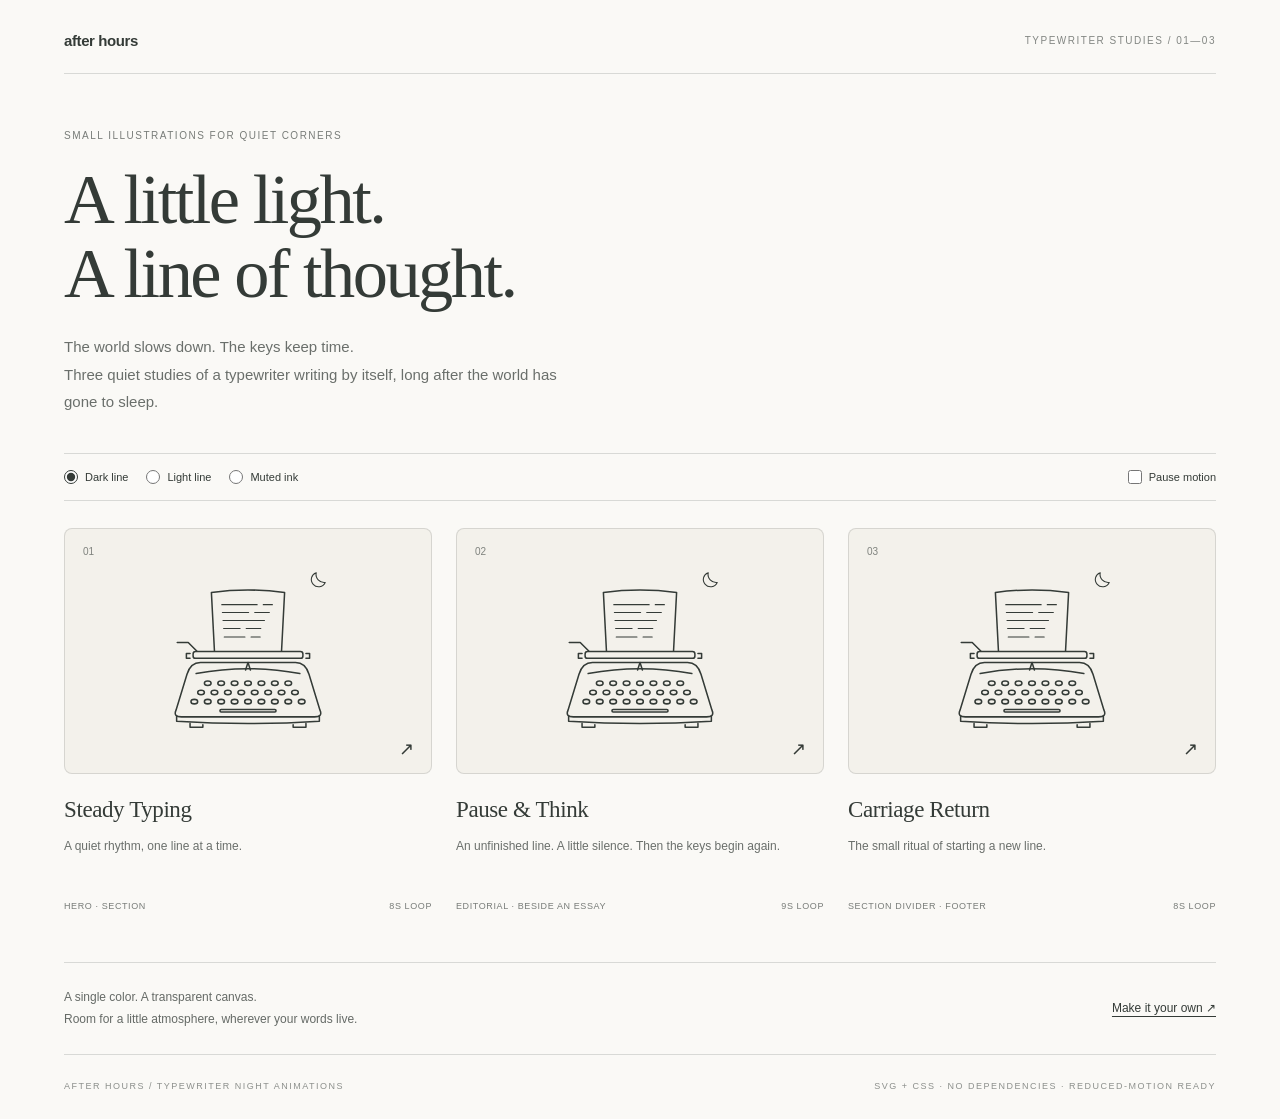
<file: index.html>
<!doctype html>
<html lang="en"><head><meta charset="utf-8"><meta name="viewport" content="width=device-width,initial-scale=1"><title>A little light, a line of thought · After hours</title><meta name="description" content="Minimal reusable SVG illustrations of a self-typing typewriter at night."><link rel="stylesheet" href="gallery.css"></head>
<body class="twd-page"><main class="twd-wrap"><header class="twd-top"><a class="twd-brand" href="index.html">after hours</a><span class="twd-edition">Typewriter studies / 01—03</span></header><section class="twd-intro"><p class="twd-eyebrow">Small illustrations for quiet corners</p><h1>A little light.<br>A line of thought.</h1><p>The world slows down. The keys keep time.<br>Three quiet studies of a typewriter writing by itself, long after the world has gone to sleep.</p></section><div class="twd-toolbar"><fieldset class="twd-colors"><legend>Illustration color</legend><label><input type="radio" name="color" checked> Dark line</label><label><input class="twd-light" type="radio" name="color"> Light line</label><label><input class="twd-muted" type="radio" name="color"> Muted ink</label></fieldset><label><input class="twd-pause" type="checkbox"> Pause motion</label></div><section class="twd-grid" aria-label="Three nighttime writing animations"><article class="twd-card"><a class="twd-preview" href="01-steady-typing/index.html" aria-label="Open Steady Typing"><span class="twd-number">01</span><figure class="typewriter-animation twn-steady" role="img" aria-label="A front-facing typewriter quietly types by itself beneath a crescent moon, with visible paper and gently moving keys.">
  <svg xmlns="http://www.w3.org/2000/svg" width="600" height="400" viewBox="0 0 600 400" aria-hidden="true" focusable="false">
    <g class="twn-lines" fill="none" stroke="currentColor">
      <path class="twn-moon" transform="translate(414 80) scale(.7) translate(-414 -80)" d="M411 68 A17 17 0 1 0 432 91 A19 19 0 0 1 411 68Z"/>
      <!-- Front view: the page rises above the roller and full keyboard. -->
      <g class="twn-machine">
        <g class="twn-carriage">
          <g class="twn-paper">
            <path d="M245 200 L240 104 Q300 96 360 104 L355 200"/>
            <path d="M257 124 H315 M325 124 H340 M258 137 H301 M311 137 H335 M259 150 H327" stroke-width="1.8"/>
            <path class="twn-ink twn-ink-1" pathLength="1" d="M260 163 H287" stroke-width="1.8"/>
            <path class="twn-ink twn-ink-2" pathLength="1" d="M297 163 H321" stroke-width="1.8"/>
            <path class="twn-ink twn-ink-3" pathLength="1" d="M261 177 H295" stroke-width="1.8"/>
            <path class="twn-ink twn-ink-4" pathLength="1" d="M305 177 H320" stroke-width="1.8"/>
          </g>
          <rect x="210" y="201" width="180" height="11" rx="4"/>
          <path d="M205 204 H199 V212 H205 M395 204 H401 V212 H395"/>
          <path class="twn-lever" d="M216 200 L202 186 H184"/>
        </g>
        <path d="M222 219 H378 Q394 219 400 238 L418 297 Q423 308 409 308 H191 Q177 308 182 297 L200 238 Q206 219 222 219Z"/>
        <path d="M215 237 Q300 221 385 237 M183 307 V315 Q300 323 417 315 V307 M205 319 V325 H226 V321 M374 321 V325 H395 V319"/>
        <path class="twn-typebar" d="M296 231 L300 219 L304 231"/>
        <!-- A few independent keys suggest quiet, irregular typing. -->
        <ellipse cx="234" cy="253" rx="5.5" ry="3.7"/>
        <ellipse cx="256" cy="253" rx="5.5" ry="3.7"/>
        <ellipse class="twn-key-a" cx="278" cy="253" rx="5.5" ry="3.7"/>
        <ellipse cx="300" cy="253" rx="5.5" ry="3.7"/>
        <ellipse cx="322" cy="253" rx="5.5" ry="3.7"/>
        <ellipse cx="344" cy="253" rx="5.5" ry="3.7"/>
        <ellipse cx="366" cy="253" rx="5.5" ry="3.7"/>
        <ellipse cx="223" cy="268" rx="5.5" ry="3.7"/>
        <ellipse cx="245" cy="268" rx="5.5" ry="3.7"/>
        <ellipse cx="267" cy="268" rx="5.5" ry="3.7"/>
        <ellipse cx="289" cy="268" rx="5.5" ry="3.7"/>
        <ellipse cx="311" cy="268" rx="5.5" ry="3.7"/>
        <ellipse class="twn-key-b" cx="333" cy="268" rx="5.5" ry="3.7"/>
        <ellipse cx="355" cy="268" rx="5.5" ry="3.7"/>
        <ellipse cx="377" cy="268" rx="5.5" ry="3.7"/>
        <ellipse cx="212" cy="283" rx="5.5" ry="3.7"/>
        <ellipse cx="234" cy="283" rx="5.5" ry="3.7"/>
        <ellipse cx="256" cy="283" rx="5.5" ry="3.7"/>
        <ellipse cx="278" cy="283" rx="5.5" ry="3.7"/>
        <ellipse cx="300" cy="283" rx="5.5" ry="3.7"/>
        <ellipse cx="322" cy="283" rx="5.5" ry="3.7"/>
        <ellipse class="twn-key-a" cx="344" cy="283" rx="5.5" ry="3.7"/>
        <ellipse cx="366" cy="283" rx="5.5" ry="3.7"/>
        <ellipse cx="388" cy="283" rx="5.5" ry="3.7"/>
        <rect x="254" y="296" width="92" height="4" rx="2"/>
      </g>
    </g>
  </svg>
</figure><span class="twd-arrow" aria-hidden="true">↗</span></a><h2><a href="01-steady-typing/index.html">Steady Typing</a></h2><p>A quiet rhythm, one line at a time.</p><div class="twd-meta"><span>Hero · section</span><span>8s loop</span></div></article>
<article class="twd-card"><a class="twd-preview" href="02-pause-and-think/index.html" aria-label="Open Pause & Think"><span class="twd-number">02</span><figure class="typewriter-animation twn-think" role="img" aria-label="A front-facing typewriter writes by itself, pauses over an unfinished line, and quietly resumes.">
  <svg xmlns="http://www.w3.org/2000/svg" width="600" height="400" viewBox="0 0 600 400" aria-hidden="true" focusable="false">
    <g class="twn-lines" fill="none" stroke="currentColor">
      <path class="twn-moon" transform="translate(414 80) scale(.7) translate(-414 -80)" d="M411 68 A17 17 0 1 0 432 91 A19 19 0 0 1 411 68Z"/>
      <!-- Front view: the page rises above the roller and full keyboard. -->
      <g class="twn-machine">
        <g class="twn-carriage">
          <g class="twn-paper">
            <path d="M245 200 L240 104 Q300 96 360 104 L355 200"/>
            <path d="M257 124 H315 M325 124 H340 M258 137 H301 M311 137 H335 M259 150 H327" stroke-width="1.8"/>
            <path class="twn-ink twn-ink-1" pathLength="1" d="M260 163 H287" stroke-width="1.8"/>
            <path class="twn-ink twn-ink-2" pathLength="1" d="M297 163 H321" stroke-width="1.8"/>
            <path class="twn-ink twn-ink-3" pathLength="1" d="M261 177 H295" stroke-width="1.8"/>
            <path class="twn-ink twn-ink-4" pathLength="1" d="M305 177 H320" stroke-width="1.8"/>
          </g>
          <rect x="210" y="201" width="180" height="11" rx="4"/>
          <path d="M205 204 H199 V212 H205 M395 204 H401 V212 H395"/>
          <path class="twn-lever" d="M216 200 L202 186 H184"/>
        </g>
        <path d="M222 219 H378 Q394 219 400 238 L418 297 Q423 308 409 308 H191 Q177 308 182 297 L200 238 Q206 219 222 219Z"/>
        <path d="M215 237 Q300 221 385 237 M183 307 V315 Q300 323 417 315 V307 M205 319 V325 H226 V321 M374 321 V325 H395 V319"/>
        <path class="twn-typebar" d="M296 231 L300 219 L304 231"/>
        <!-- A few independent keys suggest quiet, irregular typing. -->
        <ellipse cx="234" cy="253" rx="5.5" ry="3.7"/>
        <ellipse cx="256" cy="253" rx="5.5" ry="3.7"/>
        <ellipse class="twn-key-a" cx="278" cy="253" rx="5.5" ry="3.7"/>
        <ellipse cx="300" cy="253" rx="5.5" ry="3.7"/>
        <ellipse cx="322" cy="253" rx="5.5" ry="3.7"/>
        <ellipse cx="344" cy="253" rx="5.5" ry="3.7"/>
        <ellipse cx="366" cy="253" rx="5.5" ry="3.7"/>
        <ellipse cx="223" cy="268" rx="5.5" ry="3.7"/>
        <ellipse cx="245" cy="268" rx="5.5" ry="3.7"/>
        <ellipse cx="267" cy="268" rx="5.5" ry="3.7"/>
        <ellipse cx="289" cy="268" rx="5.5" ry="3.7"/>
        <ellipse cx="311" cy="268" rx="5.5" ry="3.7"/>
        <ellipse class="twn-key-b" cx="333" cy="268" rx="5.5" ry="3.7"/>
        <ellipse cx="355" cy="268" rx="5.5" ry="3.7"/>
        <ellipse cx="377" cy="268" rx="5.5" ry="3.7"/>
        <ellipse cx="212" cy="283" rx="5.5" ry="3.7"/>
        <ellipse cx="234" cy="283" rx="5.5" ry="3.7"/>
        <ellipse cx="256" cy="283" rx="5.5" ry="3.7"/>
        <ellipse cx="278" cy="283" rx="5.5" ry="3.7"/>
        <ellipse cx="300" cy="283" rx="5.5" ry="3.7"/>
        <ellipse cx="322" cy="283" rx="5.5" ry="3.7"/>
        <ellipse class="twn-key-a" cx="344" cy="283" rx="5.5" ry="3.7"/>
        <ellipse cx="366" cy="283" rx="5.5" ry="3.7"/>
        <ellipse cx="388" cy="283" rx="5.5" ry="3.7"/>
        <rect x="254" y="296" width="92" height="4" rx="2"/>
      </g>
    </g>
  </svg>
</figure><span class="twd-arrow" aria-hidden="true">↗</span></a><h2><a href="02-pause-and-think/index.html">Pause & Think</a></h2><p>An unfinished line. A little silence. Then the keys begin again.</p><div class="twd-meta"><span>Editorial · beside an essay</span><span>9s loop</span></div></article>
<article class="twd-card"><a class="twd-preview" href="03-carriage-return-loop/index.html" aria-label="Open Carriage Return"><span class="twd-number">03</span><figure class="typewriter-animation twn-return" role="img" aria-label="A front-facing typewriter types by itself, returns its paper carriage, and begins another quiet line.">
  <svg xmlns="http://www.w3.org/2000/svg" width="600" height="400" viewBox="0 0 600 400" aria-hidden="true" focusable="false">
    <g class="twn-lines" fill="none" stroke="currentColor">
      <path class="twn-moon" transform="translate(414 80) scale(.7) translate(-414 -80)" d="M411 68 A17 17 0 1 0 432 91 A19 19 0 0 1 411 68Z"/>
      <!-- Front view: the page rises above the roller and full keyboard. -->
      <g class="twn-machine">
        <g class="twn-carriage">
          <g class="twn-paper">
            <path d="M245 200 L240 104 Q300 96 360 104 L355 200"/>
            <path d="M257 124 H315 M325 124 H340 M258 137 H301 M311 137 H335 M259 150 H327" stroke-width="1.8"/>
            <path class="twn-ink twn-ink-1" pathLength="1" d="M260 163 H287" stroke-width="1.8"/>
            <path class="twn-ink twn-ink-2" pathLength="1" d="M297 163 H321" stroke-width="1.8"/>
            <path class="twn-ink twn-ink-3" pathLength="1" d="M261 177 H295" stroke-width="1.8"/>
            <path class="twn-ink twn-ink-4" pathLength="1" d="M305 177 H320" stroke-width="1.8"/>
          </g>
          <rect x="210" y="201" width="180" height="11" rx="4"/>
          <path d="M205 204 H199 V212 H205 M395 204 H401 V212 H395"/>
          <path class="twn-lever" d="M216 200 L202 186 H184"/>
        </g>
        <path d="M222 219 H378 Q394 219 400 238 L418 297 Q423 308 409 308 H191 Q177 308 182 297 L200 238 Q206 219 222 219Z"/>
        <path d="M215 237 Q300 221 385 237 M183 307 V315 Q300 323 417 315 V307 M205 319 V325 H226 V321 M374 321 V325 H395 V319"/>
        <path class="twn-typebar" d="M296 231 L300 219 L304 231"/>
        <!-- A few independent keys suggest quiet, irregular typing. -->
        <ellipse cx="234" cy="253" rx="5.5" ry="3.7"/>
        <ellipse cx="256" cy="253" rx="5.5" ry="3.7"/>
        <ellipse class="twn-key-a" cx="278" cy="253" rx="5.5" ry="3.7"/>
        <ellipse cx="300" cy="253" rx="5.5" ry="3.7"/>
        <ellipse cx="322" cy="253" rx="5.5" ry="3.7"/>
        <ellipse cx="344" cy="253" rx="5.5" ry="3.7"/>
        <ellipse cx="366" cy="253" rx="5.5" ry="3.7"/>
        <ellipse cx="223" cy="268" rx="5.5" ry="3.7"/>
        <ellipse cx="245" cy="268" rx="5.5" ry="3.7"/>
        <ellipse cx="267" cy="268" rx="5.5" ry="3.7"/>
        <ellipse cx="289" cy="268" rx="5.5" ry="3.7"/>
        <ellipse cx="311" cy="268" rx="5.5" ry="3.7"/>
        <ellipse class="twn-key-b" cx="333" cy="268" rx="5.5" ry="3.7"/>
        <ellipse cx="355" cy="268" rx="5.5" ry="3.7"/>
        <ellipse cx="377" cy="268" rx="5.5" ry="3.7"/>
        <ellipse cx="212" cy="283" rx="5.5" ry="3.7"/>
        <ellipse cx="234" cy="283" rx="5.5" ry="3.7"/>
        <ellipse cx="256" cy="283" rx="5.5" ry="3.7"/>
        <ellipse cx="278" cy="283" rx="5.5" ry="3.7"/>
        <ellipse cx="300" cy="283" rx="5.5" ry="3.7"/>
        <ellipse cx="322" cy="283" rx="5.5" ry="3.7"/>
        <ellipse class="twn-key-a" cx="344" cy="283" rx="5.5" ry="3.7"/>
        <ellipse cx="366" cy="283" rx="5.5" ry="3.7"/>
        <ellipse cx="388" cy="283" rx="5.5" ry="3.7"/>
        <rect x="254" y="296" width="92" height="4" rx="2"/>
      </g>
    </g>
  </svg>
</figure><span class="twd-arrow" aria-hidden="true">↗</span></a><h2><a href="03-carriage-return-loop/index.html">Carriage Return</a></h2><p>The small ritual of starting a new line.</p><div class="twd-meta"><span>Section divider · footer</span><span>8s loop</span></div></article></section><aside class="twd-note"><p>A single color. A transparent canvas.<br>Room for a little atmosphere, wherever your words live.</p><a href="README.md">Make it your own ↗</a></aside><footer class="twd-foot"><span>After hours / Typewriter night animations</span><span>SVG + CSS · No dependencies · Reduced-motion ready</span></footer></main></body></html>
</file>
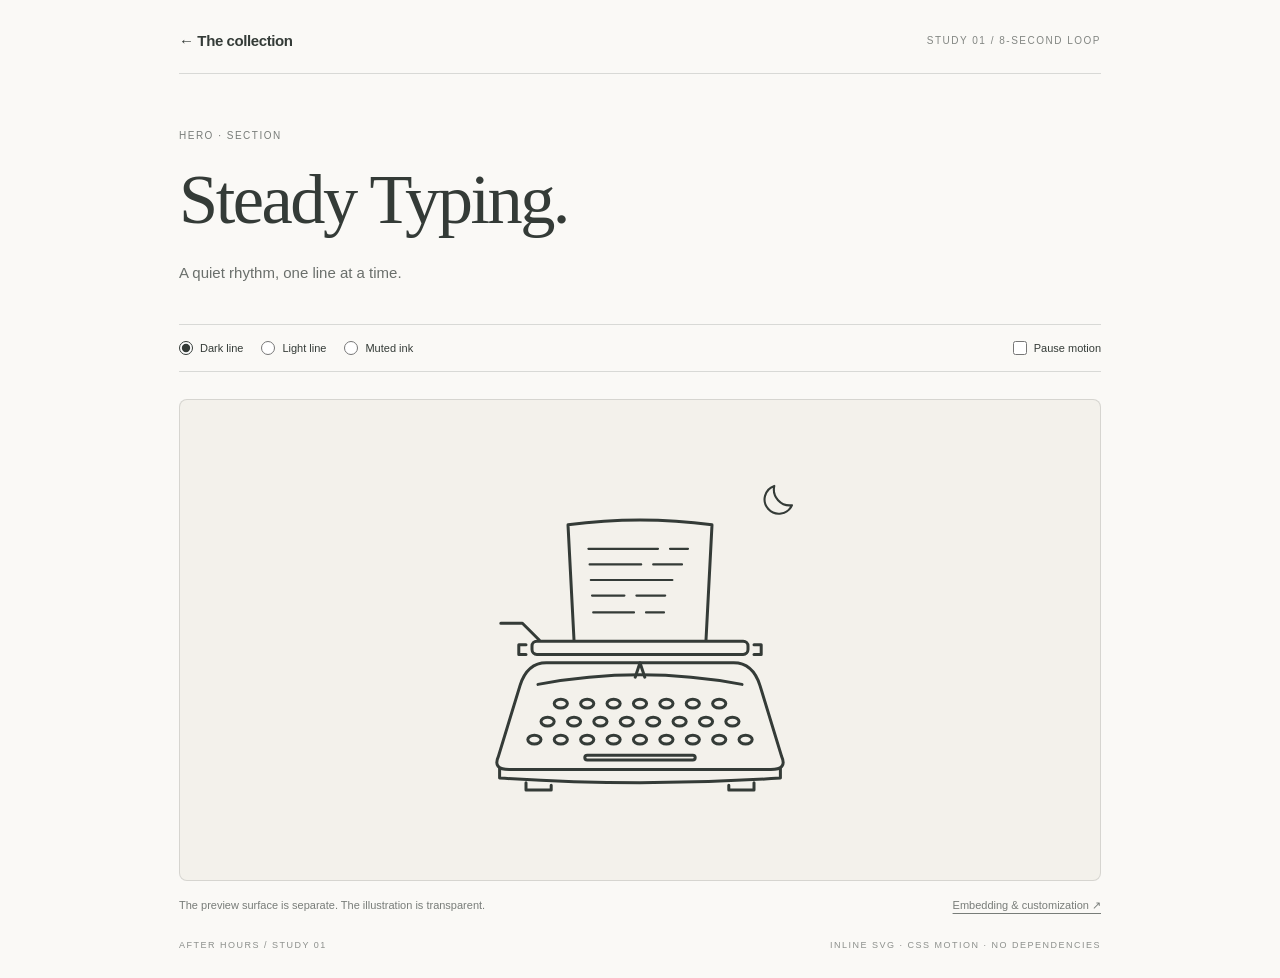
<file: 01-steady-typing/index.html>
<!doctype html>
<html lang="en"><head><meta charset="utf-8"><meta name="viewport" content="width=device-width,initial-scale=1"><title>Steady Typing · After hours</title><meta name="description" content="Minimal reusable SVG illustrations of a self-typing typewriter at night."><link rel="stylesheet" href="style.css"></head>
<body class="twd-page"><main class="twd-wrap twd-detail"><header class="twd-top"><a class="twd-brand" href="../index.html">← The collection</a><span class="twd-edition">Study 01 / 8-second loop</span></header><section class="twd-intro"><p class="twd-eyebrow">Hero · section</p><h1>Steady Typing.</h1><p>A quiet rhythm, one line at a time.</p></section><div class="twd-toolbar"><fieldset class="twd-colors"><legend>Illustration color</legend><label><input type="radio" name="color" checked> Dark line</label><label><input class="twd-light" type="radio" name="color"> Light line</label><label><input class="twd-muted" type="radio" name="color"> Muted ink</label></fieldset><label><input class="twd-pause" type="checkbox"> Pause motion</label></div><div class="twd-preview twd-stage"><figure class="typewriter-animation twn-steady" role="img" aria-label="A front-facing typewriter quietly types by itself beneath a crescent moon, with visible paper and gently moving keys.">
  <svg xmlns="http://www.w3.org/2000/svg" width="600" height="400" viewBox="0 0 600 400" aria-hidden="true" focusable="false">
    <g class="twn-lines" fill="none" stroke="currentColor">
      <path class="twn-moon" transform="translate(414 80) scale(.7) translate(-414 -80)" d="M411 68 A17 17 0 1 0 432 91 A19 19 0 0 1 411 68Z"/>
      <!-- Front view: the page rises above the roller and full keyboard. -->
      <g class="twn-machine">
        <g class="twn-carriage">
          <g class="twn-paper">
            <path d="M245 200 L240 104 Q300 96 360 104 L355 200"/>
            <path d="M257 124 H315 M325 124 H340 M258 137 H301 M311 137 H335 M259 150 H327" stroke-width="1.8"/>
            <path class="twn-ink twn-ink-1" pathLength="1" d="M260 163 H287" stroke-width="1.8"/>
            <path class="twn-ink twn-ink-2" pathLength="1" d="M297 163 H321" stroke-width="1.8"/>
            <path class="twn-ink twn-ink-3" pathLength="1" d="M261 177 H295" stroke-width="1.8"/>
            <path class="twn-ink twn-ink-4" pathLength="1" d="M305 177 H320" stroke-width="1.8"/>
          </g>
          <rect x="210" y="201" width="180" height="11" rx="4"/>
          <path d="M205 204 H199 V212 H205 M395 204 H401 V212 H395"/>
          <path class="twn-lever" d="M216 200 L202 186 H184"/>
        </g>
        <path d="M222 219 H378 Q394 219 400 238 L418 297 Q423 308 409 308 H191 Q177 308 182 297 L200 238 Q206 219 222 219Z"/>
        <path d="M215 237 Q300 221 385 237 M183 307 V315 Q300 323 417 315 V307 M205 319 V325 H226 V321 M374 321 V325 H395 V319"/>
        <path class="twn-typebar" d="M296 231 L300 219 L304 231"/>
        <!-- A few independent keys suggest quiet, irregular typing. -->
        <ellipse cx="234" cy="253" rx="5.5" ry="3.7"/>
        <ellipse cx="256" cy="253" rx="5.5" ry="3.7"/>
        <ellipse class="twn-key-a" cx="278" cy="253" rx="5.5" ry="3.7"/>
        <ellipse cx="300" cy="253" rx="5.5" ry="3.7"/>
        <ellipse cx="322" cy="253" rx="5.5" ry="3.7"/>
        <ellipse cx="344" cy="253" rx="5.5" ry="3.7"/>
        <ellipse cx="366" cy="253" rx="5.5" ry="3.7"/>
        <ellipse cx="223" cy="268" rx="5.5" ry="3.7"/>
        <ellipse cx="245" cy="268" rx="5.5" ry="3.7"/>
        <ellipse cx="267" cy="268" rx="5.5" ry="3.7"/>
        <ellipse cx="289" cy="268" rx="5.5" ry="3.7"/>
        <ellipse cx="311" cy="268" rx="5.5" ry="3.7"/>
        <ellipse class="twn-key-b" cx="333" cy="268" rx="5.5" ry="3.7"/>
        <ellipse cx="355" cy="268" rx="5.5" ry="3.7"/>
        <ellipse cx="377" cy="268" rx="5.5" ry="3.7"/>
        <ellipse cx="212" cy="283" rx="5.5" ry="3.7"/>
        <ellipse cx="234" cy="283" rx="5.5" ry="3.7"/>
        <ellipse cx="256" cy="283" rx="5.5" ry="3.7"/>
        <ellipse cx="278" cy="283" rx="5.5" ry="3.7"/>
        <ellipse cx="300" cy="283" rx="5.5" ry="3.7"/>
        <ellipse cx="322" cy="283" rx="5.5" ry="3.7"/>
        <ellipse class="twn-key-a" cx="344" cy="283" rx="5.5" ry="3.7"/>
        <ellipse cx="366" cy="283" rx="5.5" ry="3.7"/>
        <ellipse cx="388" cy="283" rx="5.5" ry="3.7"/>
        <rect x="254" y="296" width="92" height="4" rx="2"/>
      </g>
    </g>
  </svg>
</figure></div><div class="twd-caption"><span>The preview surface is separate. The illustration is transparent.</span><a href="README.md">Embedding & customization ↗</a></div><footer class="twd-foot"><span>After hours / Study 01</span><span>Inline SVG · CSS motion · No dependencies</span></footer></main></body></html>
</file>
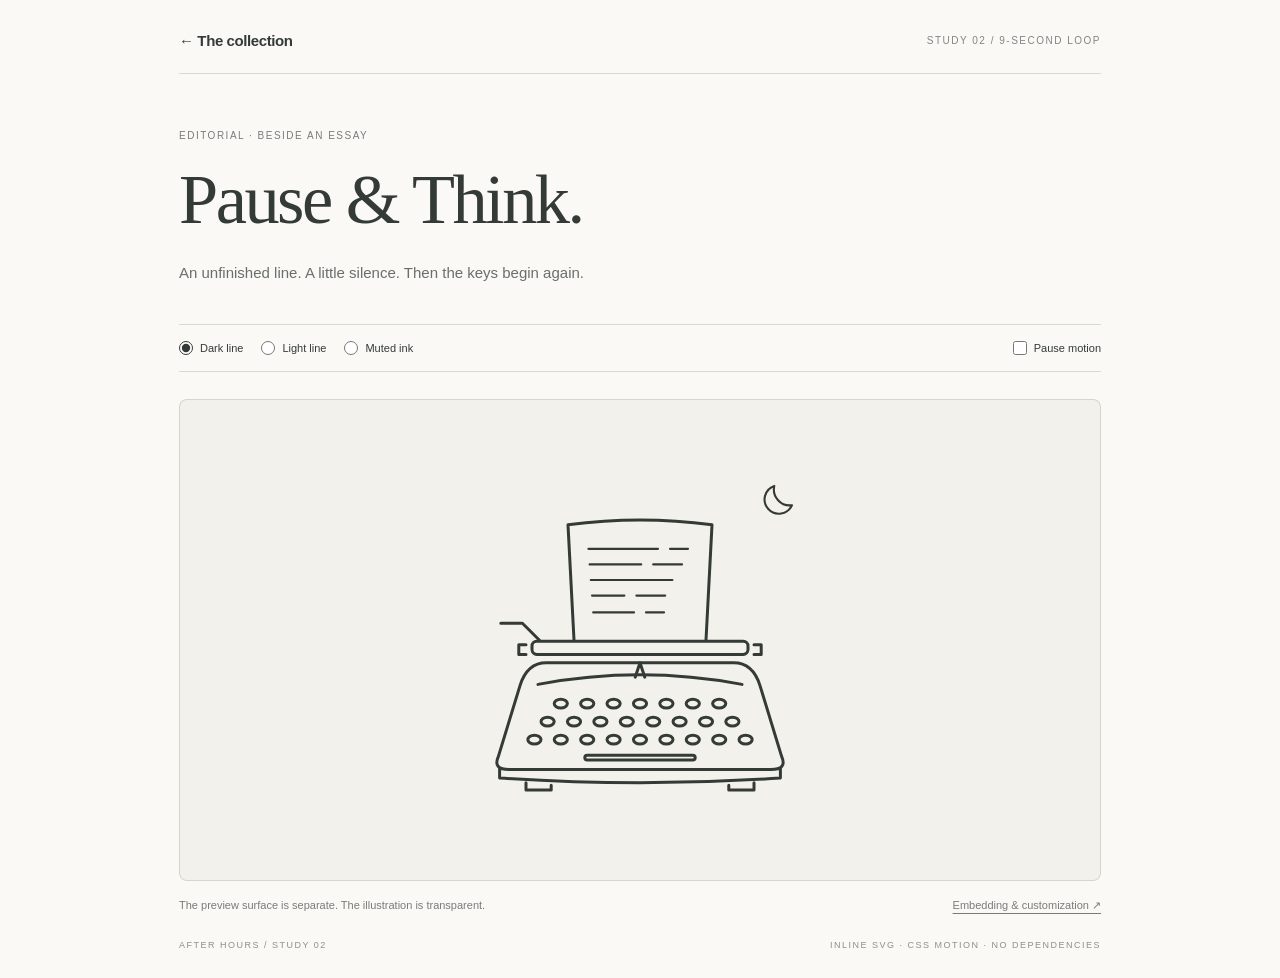
<file: 02-pause-and-think/index.html>
<!doctype html>
<html lang="en"><head><meta charset="utf-8"><meta name="viewport" content="width=device-width,initial-scale=1"><title>Pause & Think · After hours</title><meta name="description" content="Minimal reusable SVG illustrations of a self-typing typewriter at night."><link rel="stylesheet" href="style.css"></head>
<body class="twd-page"><main class="twd-wrap twd-detail"><header class="twd-top"><a class="twd-brand" href="../index.html">← The collection</a><span class="twd-edition">Study 02 / 9-second loop</span></header><section class="twd-intro"><p class="twd-eyebrow">Editorial · beside an essay</p><h1>Pause & Think.</h1><p>An unfinished line. A little silence. Then the keys begin again.</p></section><div class="twd-toolbar"><fieldset class="twd-colors"><legend>Illustration color</legend><label><input type="radio" name="color" checked> Dark line</label><label><input class="twd-light" type="radio" name="color"> Light line</label><label><input class="twd-muted" type="radio" name="color"> Muted ink</label></fieldset><label><input class="twd-pause" type="checkbox"> Pause motion</label></div><div class="twd-preview twd-stage"><figure class="typewriter-animation twn-think" role="img" aria-label="A front-facing typewriter writes by itself, pauses over an unfinished line, and quietly resumes.">
  <svg xmlns="http://www.w3.org/2000/svg" width="600" height="400" viewBox="0 0 600 400" aria-hidden="true" focusable="false">
    <g class="twn-lines" fill="none" stroke="currentColor">
      <path class="twn-moon" transform="translate(414 80) scale(.7) translate(-414 -80)" d="M411 68 A17 17 0 1 0 432 91 A19 19 0 0 1 411 68Z"/>
      <!-- Front view: the page rises above the roller and full keyboard. -->
      <g class="twn-machine">
        <g class="twn-carriage">
          <g class="twn-paper">
            <path d="M245 200 L240 104 Q300 96 360 104 L355 200"/>
            <path d="M257 124 H315 M325 124 H340 M258 137 H301 M311 137 H335 M259 150 H327" stroke-width="1.8"/>
            <path class="twn-ink twn-ink-1" pathLength="1" d="M260 163 H287" stroke-width="1.8"/>
            <path class="twn-ink twn-ink-2" pathLength="1" d="M297 163 H321" stroke-width="1.8"/>
            <path class="twn-ink twn-ink-3" pathLength="1" d="M261 177 H295" stroke-width="1.8"/>
            <path class="twn-ink twn-ink-4" pathLength="1" d="M305 177 H320" stroke-width="1.8"/>
          </g>
          <rect x="210" y="201" width="180" height="11" rx="4"/>
          <path d="M205 204 H199 V212 H205 M395 204 H401 V212 H395"/>
          <path class="twn-lever" d="M216 200 L202 186 H184"/>
        </g>
        <path d="M222 219 H378 Q394 219 400 238 L418 297 Q423 308 409 308 H191 Q177 308 182 297 L200 238 Q206 219 222 219Z"/>
        <path d="M215 237 Q300 221 385 237 M183 307 V315 Q300 323 417 315 V307 M205 319 V325 H226 V321 M374 321 V325 H395 V319"/>
        <path class="twn-typebar" d="M296 231 L300 219 L304 231"/>
        <!-- A few independent keys suggest quiet, irregular typing. -->
        <ellipse cx="234" cy="253" rx="5.5" ry="3.7"/>
        <ellipse cx="256" cy="253" rx="5.5" ry="3.7"/>
        <ellipse class="twn-key-a" cx="278" cy="253" rx="5.5" ry="3.7"/>
        <ellipse cx="300" cy="253" rx="5.5" ry="3.7"/>
        <ellipse cx="322" cy="253" rx="5.5" ry="3.7"/>
        <ellipse cx="344" cy="253" rx="5.5" ry="3.7"/>
        <ellipse cx="366" cy="253" rx="5.5" ry="3.7"/>
        <ellipse cx="223" cy="268" rx="5.5" ry="3.7"/>
        <ellipse cx="245" cy="268" rx="5.5" ry="3.7"/>
        <ellipse cx="267" cy="268" rx="5.5" ry="3.7"/>
        <ellipse cx="289" cy="268" rx="5.5" ry="3.7"/>
        <ellipse cx="311" cy="268" rx="5.5" ry="3.7"/>
        <ellipse class="twn-key-b" cx="333" cy="268" rx="5.5" ry="3.7"/>
        <ellipse cx="355" cy="268" rx="5.5" ry="3.7"/>
        <ellipse cx="377" cy="268" rx="5.5" ry="3.7"/>
        <ellipse cx="212" cy="283" rx="5.5" ry="3.7"/>
        <ellipse cx="234" cy="283" rx="5.5" ry="3.7"/>
        <ellipse cx="256" cy="283" rx="5.5" ry="3.7"/>
        <ellipse cx="278" cy="283" rx="5.5" ry="3.7"/>
        <ellipse cx="300" cy="283" rx="5.5" ry="3.7"/>
        <ellipse cx="322" cy="283" rx="5.5" ry="3.7"/>
        <ellipse class="twn-key-a" cx="344" cy="283" rx="5.5" ry="3.7"/>
        <ellipse cx="366" cy="283" rx="5.5" ry="3.7"/>
        <ellipse cx="388" cy="283" rx="5.5" ry="3.7"/>
        <rect x="254" y="296" width="92" height="4" rx="2"/>
      </g>
    </g>
  </svg>
</figure></div><div class="twd-caption"><span>The preview surface is separate. The illustration is transparent.</span><a href="README.md">Embedding & customization ↗</a></div><footer class="twd-foot"><span>After hours / Study 02</span><span>Inline SVG · CSS motion · No dependencies</span></footer></main></body></html>
</file>
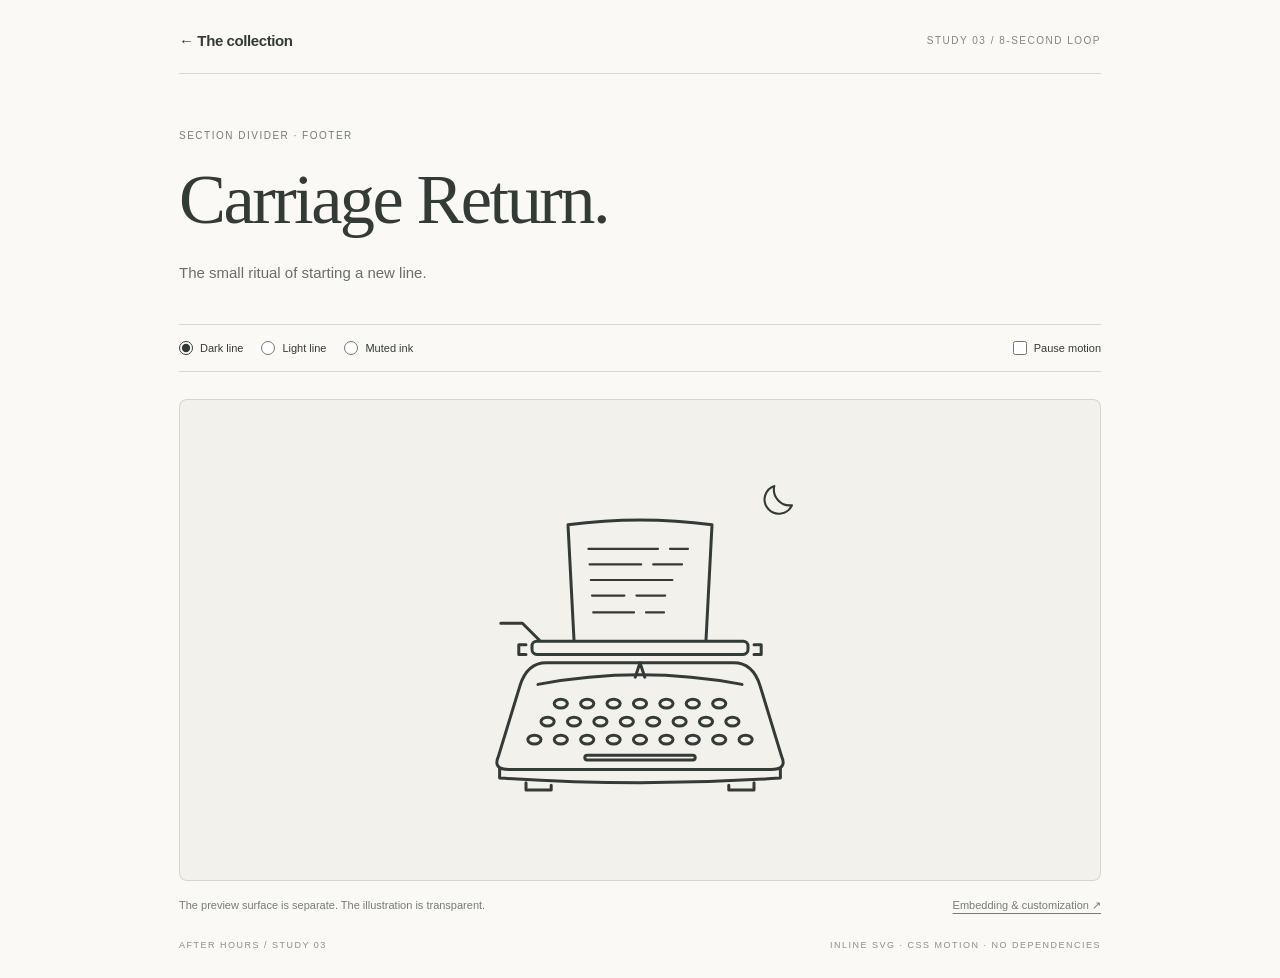
<file: 03-carriage-return-loop/index.html>
<!doctype html>
<html lang="en"><head><meta charset="utf-8"><meta name="viewport" content="width=device-width,initial-scale=1"><title>Carriage Return · After hours</title><meta name="description" content="Minimal reusable SVG illustrations of a self-typing typewriter at night."><link rel="stylesheet" href="style.css"></head>
<body class="twd-page"><main class="twd-wrap twd-detail"><header class="twd-top"><a class="twd-brand" href="../index.html">← The collection</a><span class="twd-edition">Study 03 / 8-second loop</span></header><section class="twd-intro"><p class="twd-eyebrow">Section divider · footer</p><h1>Carriage Return.</h1><p>The small ritual of starting a new line.</p></section><div class="twd-toolbar"><fieldset class="twd-colors"><legend>Illustration color</legend><label><input type="radio" name="color" checked> Dark line</label><label><input class="twd-light" type="radio" name="color"> Light line</label><label><input class="twd-muted" type="radio" name="color"> Muted ink</label></fieldset><label><input class="twd-pause" type="checkbox"> Pause motion</label></div><div class="twd-preview twd-stage"><figure class="typewriter-animation twn-return" role="img" aria-label="A front-facing typewriter types by itself, returns its paper carriage, and begins another quiet line.">
  <svg xmlns="http://www.w3.org/2000/svg" width="600" height="400" viewBox="0 0 600 400" aria-hidden="true" focusable="false">
    <g class="twn-lines" fill="none" stroke="currentColor">
      <path class="twn-moon" transform="translate(414 80) scale(.7) translate(-414 -80)" d="M411 68 A17 17 0 1 0 432 91 A19 19 0 0 1 411 68Z"/>
      <!-- Front view: the page rises above the roller and full keyboard. -->
      <g class="twn-machine">
        <g class="twn-carriage">
          <g class="twn-paper">
            <path d="M245 200 L240 104 Q300 96 360 104 L355 200"/>
            <path d="M257 124 H315 M325 124 H340 M258 137 H301 M311 137 H335 M259 150 H327" stroke-width="1.8"/>
            <path class="twn-ink twn-ink-1" pathLength="1" d="M260 163 H287" stroke-width="1.8"/>
            <path class="twn-ink twn-ink-2" pathLength="1" d="M297 163 H321" stroke-width="1.8"/>
            <path class="twn-ink twn-ink-3" pathLength="1" d="M261 177 H295" stroke-width="1.8"/>
            <path class="twn-ink twn-ink-4" pathLength="1" d="M305 177 H320" stroke-width="1.8"/>
          </g>
          <rect x="210" y="201" width="180" height="11" rx="4"/>
          <path d="M205 204 H199 V212 H205 M395 204 H401 V212 H395"/>
          <path class="twn-lever" d="M216 200 L202 186 H184"/>
        </g>
        <path d="M222 219 H378 Q394 219 400 238 L418 297 Q423 308 409 308 H191 Q177 308 182 297 L200 238 Q206 219 222 219Z"/>
        <path d="M215 237 Q300 221 385 237 M183 307 V315 Q300 323 417 315 V307 M205 319 V325 H226 V321 M374 321 V325 H395 V319"/>
        <path class="twn-typebar" d="M296 231 L300 219 L304 231"/>
        <!-- A few independent keys suggest quiet, irregular typing. -->
        <ellipse cx="234" cy="253" rx="5.5" ry="3.7"/>
        <ellipse cx="256" cy="253" rx="5.5" ry="3.7"/>
        <ellipse class="twn-key-a" cx="278" cy="253" rx="5.5" ry="3.7"/>
        <ellipse cx="300" cy="253" rx="5.5" ry="3.7"/>
        <ellipse cx="322" cy="253" rx="5.5" ry="3.7"/>
        <ellipse cx="344" cy="253" rx="5.5" ry="3.7"/>
        <ellipse cx="366" cy="253" rx="5.5" ry="3.7"/>
        <ellipse cx="223" cy="268" rx="5.5" ry="3.7"/>
        <ellipse cx="245" cy="268" rx="5.5" ry="3.7"/>
        <ellipse cx="267" cy="268" rx="5.5" ry="3.7"/>
        <ellipse cx="289" cy="268" rx="5.5" ry="3.7"/>
        <ellipse cx="311" cy="268" rx="5.5" ry="3.7"/>
        <ellipse class="twn-key-b" cx="333" cy="268" rx="5.5" ry="3.7"/>
        <ellipse cx="355" cy="268" rx="5.5" ry="3.7"/>
        <ellipse cx="377" cy="268" rx="5.5" ry="3.7"/>
        <ellipse cx="212" cy="283" rx="5.5" ry="3.7"/>
        <ellipse cx="234" cy="283" rx="5.5" ry="3.7"/>
        <ellipse cx="256" cy="283" rx="5.5" ry="3.7"/>
        <ellipse cx="278" cy="283" rx="5.5" ry="3.7"/>
        <ellipse cx="300" cy="283" rx="5.5" ry="3.7"/>
        <ellipse cx="322" cy="283" rx="5.5" ry="3.7"/>
        <ellipse class="twn-key-a" cx="344" cy="283" rx="5.5" ry="3.7"/>
        <ellipse cx="366" cy="283" rx="5.5" ry="3.7"/>
        <ellipse cx="388" cy="283" rx="5.5" ry="3.7"/>
        <rect x="254" y="296" width="92" height="4" rx="2"/>
      </g>
    </g>
  </svg>
</figure></div><div class="twd-caption"><span>The preview surface is separate. The illustration is transparent.</span><a href="README.md">Embedding & customization ↗</a></div><footer class="twd-foot"><span>After hours / Study 03</span><span>Inline SVG · CSS motion · No dependencies</span></footer></main></body></html>
</file>
<file: gallery.css>
/* Transparent, front-facing component. All drawing uses currentColor. */
.typewriter-animation {width:100%;max-width:900px;margin:0;color:inherit;background:transparent;--twn-duration:8s;}
.typewriter-animation > svg {display:block;width:100%;height:auto;aspect-ratio:3/2;overflow:hidden;}
.typewriter-animation .twn-lines {stroke-width:2.5;stroke-linecap:round;stroke-linejoin:round;}
.typewriter-animation .twn-key-a,.typewriter-animation .twn-key-b {transform-box:fill-box;transform-origin:center;}
.typewriter-animation .twn-key-a,.typewriter-animation .twn-key-b,.typewriter-animation .twn-typebar,.typewriter-animation .twn-carriage,.typewriter-animation .twn-paper,.typewriter-animation .twn-lever {animation-duration:var(--twn-duration);animation-iteration-count:infinite;animation-timing-function:ease-in-out;}
.typewriter-animation .twn-key-a {animation-name:twn-keys-a;}
.typewriter-animation .twn-key-b {animation-name:twn-keys-b;}
.typewriter-animation .twn-typebar {animation-name:twn-strike;}
.typewriter-animation .twn-paper {animation-name:twn-paper-settle;}
.typewriter-animation.twn-think {--twn-duration:9s;}
.typewriter-animation.twn-think .twn-key-a {animation-name:twn-think-a;}
.typewriter-animation.twn-think .twn-key-b {animation-name:twn-think-b;}
.typewriter-animation.twn-think .twn-typebar {animation-name:twn-think-strike;}
.typewriter-animation.twn-return .twn-key-a {animation-name:twn-return-a;}
.typewriter-animation.twn-return .twn-key-b {animation-name:twn-return-b;}
.typewriter-animation.twn-return .twn-typebar {animation-name:twn-return-strike;}
.typewriter-animation.twn-return .twn-carriage {animation-name:twn-carriage-return;}
.typewriter-animation.twn-return .twn-lever {transform-origin:216px 200px;animation-name:twn-lever-return;}
/* Brief key presses are separated by rests; nothing vibrates continuously. */
@keyframes twn-keys-a {0%,12%,24%,36%,58%,70%,82%,94%,100%{transform:translateY(0) scaleY(1)} 6%,18%,30%,64%,76%,88%{transform:translateY(1.6px) scaleY(.7)}}
@keyframes twn-keys-b {0%,20%,32%,54%,66%,78%,90%,100%{transform:translateY(0) scaleY(1)} 14%,26%,60%,72%,84%{transform:translateY(1.6px) scaleY(.7)}}
@keyframes twn-strike {0%,12%,24%,36%,58%,70%,82%,94%,100%{transform:translateY(0)} 6%,18%,30%,64%,76%,88%{transform:translateY(-4px)}}
@keyframes twn-paper-settle {0%,34%,72%,100%{transform:translateY(0)} 44%,58%{transform:translateY(-1.5px)}}
@keyframes twn-think-a {0%,12%,24%,76%,88%,98%,100%{transform:translateY(0) scaleY(1)} 6%,18%,82%,94%{transform:translateY(1.6px) scaleY(.7)}}
@keyframes twn-think-b {0%,20%,30%,80%,92%,100%{transform:translateY(0) scaleY(1)} 14%,26%,86%{transform:translateY(1.6px) scaleY(.7)}}
@keyframes twn-think-strike {0%,12%,24%,76%,88%,98%,100%{transform:translateY(0)} 6%,18%,82%,94%{transform:translateY(-4px)}}
@keyframes twn-return-a {0%,12%,24%,36%,68%,80%,92%,100%{transform:translateY(0) scaleY(1)} 6%,18%,30%,74%,86%{transform:translateY(1.6px) scaleY(.7)}}
@keyframes twn-return-b {0%,20%,32%,66%,78%,90%,100%{transform:translateY(0) scaleY(1)} 14%,26%,72%,84%{transform:translateY(1.6px) scaleY(.7)}}
@keyframes twn-return-strike {0%,12%,24%,36%,68%,80%,92%,100%{transform:translateY(0)} 6%,18%,30%,74%,86%{transform:translateY(-4px)}}
@keyframes twn-carriage-return {0%,8%{transform:translateX(0)} 14%,20%{transform:translateX(-4px)} 26%,32%{transform:translateX(-8px)} 38%,48%{transform:translateX(-12px)} 59%,100%{transform:translateX(0)}}
@keyframes twn-lever-return {0%,43%,66%,100%{transform:rotate(0)} 49%,56%{transform:rotate(-8deg)}}
/* Short abstract phrases appear in sync with typing, then reset while invisible. */
.typewriter-animation .twn-ink {stroke-dasharray:1;stroke-dashoffset:0;opacity:1;animation-duration:var(--twn-duration);animation-iteration-count:infinite;animation-timing-function:ease-in-out;}
.typewriter-animation .twn-ink-1 {animation-name:twn-phrase-1;}
.typewriter-animation.twn-think .twn-ink-1 {animation-name:twn-thought-1;}
@keyframes twn-phrase-1 {
  0%, 4% {stroke-dashoffset:1;opacity:0;}
  5% {stroke-dashoffset:1;opacity:1;}
  16%, 93% {stroke-dashoffset:0;opacity:1;}
  97% {stroke-dashoffset:0;opacity:0;}
  99%,100% {stroke-dashoffset:1;opacity:0;}
}
@keyframes twn-thought-1 {
  0%, 4% {stroke-dashoffset:1;opacity:0;}
  5% {stroke-dashoffset:1;opacity:1;}
  14%, 93% {stroke-dashoffset:0;opacity:1;}
  97% {stroke-dashoffset:0;opacity:0;}
  99%,100% {stroke-dashoffset:1;opacity:0;}
}
.typewriter-animation .twn-ink-2 {animation-name:twn-phrase-2;}
.typewriter-animation.twn-think .twn-ink-2 {animation-name:twn-thought-2;}
@keyframes twn-phrase-2 {
  0%, 18% {stroke-dashoffset:1;opacity:0;}
  19% {stroke-dashoffset:1;opacity:1;}
  30%, 93% {stroke-dashoffset:0;opacity:1;}
  97% {stroke-dashoffset:0;opacity:0;}
  99%,100% {stroke-dashoffset:1;opacity:0;}
}
@keyframes twn-thought-2 {
  0%, 16% {stroke-dashoffset:1;opacity:0;}
  17% {stroke-dashoffset:1;opacity:1;}
  26%, 93% {stroke-dashoffset:0;opacity:1;}
  97% {stroke-dashoffset:0;opacity:0;}
  99%,100% {stroke-dashoffset:1;opacity:0;}
}
.typewriter-animation .twn-ink-3 {animation-name:twn-phrase-3;}
.typewriter-animation.twn-think .twn-ink-3 {animation-name:twn-thought-3;}
@keyframes twn-phrase-3 {
  0%, 60% {stroke-dashoffset:1;opacity:0;}
  61% {stroke-dashoffset:1;opacity:1;}
  72%, 93% {stroke-dashoffset:0;opacity:1;}
  97% {stroke-dashoffset:0;opacity:0;}
  99%,100% {stroke-dashoffset:1;opacity:0;}
}
@keyframes twn-thought-3 {
  0%, 76% {stroke-dashoffset:1;opacity:0;}
  77% {stroke-dashoffset:1;opacity:1;}
  84%, 93% {stroke-dashoffset:0;opacity:1;}
  97% {stroke-dashoffset:0;opacity:0;}
  99%,100% {stroke-dashoffset:1;opacity:0;}
}
.typewriter-animation .twn-ink-4 {animation-name:twn-phrase-4;}
.typewriter-animation.twn-think .twn-ink-4 {animation-name:twn-thought-4;}
@keyframes twn-phrase-4 {
  0%, 76% {stroke-dashoffset:1;opacity:0;}
  77% {stroke-dashoffset:1;opacity:1;}
  88%, 93% {stroke-dashoffset:0;opacity:1;}
  97% {stroke-dashoffset:0;opacity:0;}
  99%,100% {stroke-dashoffset:1;opacity:0;}
}
@keyframes twn-thought-4 {
  0%, 86% {stroke-dashoffset:1;opacity:0;}
  87% {stroke-dashoffset:1;opacity:1;}
  92%, 93% {stroke-dashoffset:0;opacity:1;}
  97% {stroke-dashoffset:0;opacity:0;}
  99%,100% {stroke-dashoffset:1;opacity:0;}
}
/* Base SVG coordinates are a complete static illustration. */
@media(prefers-reduced-motion:reduce){.typewriter-animation *{animation:none !important;}}

/* Demo presentation; not required when embedding the component. */
.twd-page { margin:0; background:#faf9f6; color:#343b37; font-family:Arial,Helvetica,sans-serif; }
.twd-page * {box-sizing:border-box;}
.twd-page a {color:inherit;text-underline-offset:4px;}
.twd-page a:focus-visible,.twd-page input:focus-visible {outline:2px solid currentColor;outline-offset:5px;}
.twd-wrap {max-width:1340px;margin:auto;padding:32px 5vw 24px;}
.twd-top {display:flex;align-items:center;justify-content:space-between;gap:20px;border-bottom:1px solid #343b372b;padding-bottom:24px;}
.twd-brand {font-size:15px;font-weight:600;text-decoration:none;letter-spacing:-.4px;display:flex;align-items:center;gap:10px;}
.twd-logo {width:26px;height:26px;}
.twd-edition,.twd-eyebrow,.twd-meta,.twd-foot {font-size:10px;letter-spacing:1.5px;text-transform:uppercase;}
.twd-edition {opacity:.6;}
.twd-intro {padding:56px 0 37px;max-width:760px;}
.twd-eyebrow {opacity:.65;margin:0 0 22px;}
.twd-intro h1 {font:normal clamp(42px,5.5vw,72px)/1.05 Georgia,'Times New Roman',serif;letter-spacing:-2.5px;margin:0 0 22px;}
.twd-intro p:last-child {font-size:15px;line-height:1.85;max-width:530px;margin:0;opacity:.72;}
.twd-toolbar {display:flex;justify-content:space-between;align-items:center;flex-wrap:wrap;gap:20px;padding:16px 0;border-top:1px solid #343b372b;border-bottom:1px solid #343b372b;margin-bottom:27px;}
.twd-colors {display:flex;flex-wrap:wrap;gap:18px;border:0;margin:0;padding:0;}
.twd-colors legend {position:absolute;clip-path:inset(50%);width:1px;height:1px;overflow:hidden;}
.twd-toolbar label {display:inline-flex;align-items:center;gap:7px;font-size:11px;cursor:pointer;}
.twd-toolbar input {width:14px;height:14px;accent-color:#343b37;margin:0;}
.twd-grid {display:grid;grid-template-columns:repeat(3,minmax(0,1fr));gap:24px;}
.twd-preview {display:block;position:relative;border:1px solid #343b3726;border-radius:8px;overflow:hidden;color:#343b37;background:#f3f1eb;text-decoration:none;}
.twd-page:has(.twd-light:checked) .twd-preview {color:#fff;background:#343b37;}
.twd-page:has(.twd-muted:checked) .twd-preview {color:#756a85;background:#f3f1eb;}
.twd-page:has(.twd-pause:checked) .typewriter-animation * {animation-play-state:paused;}
.twd-number {position:absolute;top:17px;left:18px;font-size:10px;opacity:.6;}
.twd-arrow {position:absolute;bottom:13px;right:17px;font-size:18px;}
.twd-card h2 {font:normal 23px/1.25 Georgia,'Times New Roman',serif;margin:22px 0 10px;letter-spacing:-.4px;}
.twd-card h2 a {text-decoration:none;}
.twd-card p {font-size:12px;line-height:1.85;opacity:.72;margin:0 0 18px;min-height:46px;}
.twd-meta {display:flex;justify-content:space-between;gap:14px;font-size:9px;line-height:1.7;letter-spacing:.6px;opacity:.65;}
.twd-note {margin-top:48px;padding:24px 0;border-top:1px solid #343b372b;border-bottom:1px solid #343b372b;display:flex;align-items:center;justify-content:space-between;gap:20px;font-size:12px;line-height:1.8;}
.twd-note p {margin:0;opacity:.75;}
.twd-note code {font-size:11px;}
.twd-foot {margin-top:24px;display:flex;justify-content:space-between;gap:20px;font-size:9px;opacity:.55;line-height:1.7;}
.twd-detail {max-width:1050px;}
.twd-stage {display:flex;justify-content:center;}
.twd-stage .typewriter-animation {max-width:720px;}
.twd-caption {display:flex;justify-content:space-between;gap:16px;flex-wrap:wrap;margin-top:15px;font-size:11px;opacity:.65;line-height:1.7;}
@media(max-width:760px) {.twd-wrap{padding:24px}.twd-grid{grid-template-columns:1fr;gap:35px}.twd-intro{padding-top:40px}.twd-edition{max-width:125px;text-align:right;line-height:1.7;font-size:8px}.twd-card p{min-height:0}.twd-foot,.twd-note{flex-direction:column;align-items:flex-start}.twd-note{margin-top:32px}.twd-colors{gap:14px}}
</file>
<file: 01-steady-typing/style.css>
/* Transparent, front-facing component. All drawing uses currentColor. */
.typewriter-animation {width:100%;max-width:900px;margin:0;color:inherit;background:transparent;--twn-duration:8s;}
.typewriter-animation > svg {display:block;width:100%;height:auto;aspect-ratio:3/2;overflow:hidden;}
.typewriter-animation .twn-lines {stroke-width:2.5;stroke-linecap:round;stroke-linejoin:round;}
.typewriter-animation .twn-key-a,.typewriter-animation .twn-key-b {transform-box:fill-box;transform-origin:center;}
.typewriter-animation .twn-key-a,.typewriter-animation .twn-key-b,.typewriter-animation .twn-typebar,.typewriter-animation .twn-carriage,.typewriter-animation .twn-paper,.typewriter-animation .twn-lever {animation-duration:var(--twn-duration);animation-iteration-count:infinite;animation-timing-function:ease-in-out;}
.typewriter-animation .twn-key-a {animation-name:twn-keys-a;}
.typewriter-animation .twn-key-b {animation-name:twn-keys-b;}
.typewriter-animation .twn-typebar {animation-name:twn-strike;}
.typewriter-animation .twn-paper {animation-name:twn-paper-settle;}
.typewriter-animation.twn-think {--twn-duration:9s;}
.typewriter-animation.twn-think .twn-key-a {animation-name:twn-think-a;}
.typewriter-animation.twn-think .twn-key-b {animation-name:twn-think-b;}
.typewriter-animation.twn-think .twn-typebar {animation-name:twn-think-strike;}
.typewriter-animation.twn-return .twn-key-a {animation-name:twn-return-a;}
.typewriter-animation.twn-return .twn-key-b {animation-name:twn-return-b;}
.typewriter-animation.twn-return .twn-typebar {animation-name:twn-return-strike;}
.typewriter-animation.twn-return .twn-carriage {animation-name:twn-carriage-return;}
.typewriter-animation.twn-return .twn-lever {transform-origin:216px 200px;animation-name:twn-lever-return;}
/* Brief key presses are separated by rests; nothing vibrates continuously. */
@keyframes twn-keys-a {0%,12%,24%,36%,58%,70%,82%,94%,100%{transform:translateY(0) scaleY(1)} 6%,18%,30%,64%,76%,88%{transform:translateY(1.6px) scaleY(.7)}}
@keyframes twn-keys-b {0%,20%,32%,54%,66%,78%,90%,100%{transform:translateY(0) scaleY(1)} 14%,26%,60%,72%,84%{transform:translateY(1.6px) scaleY(.7)}}
@keyframes twn-strike {0%,12%,24%,36%,58%,70%,82%,94%,100%{transform:translateY(0)} 6%,18%,30%,64%,76%,88%{transform:translateY(-4px)}}
@keyframes twn-paper-settle {0%,34%,72%,100%{transform:translateY(0)} 44%,58%{transform:translateY(-1.5px)}}
@keyframes twn-think-a {0%,12%,24%,76%,88%,98%,100%{transform:translateY(0) scaleY(1)} 6%,18%,82%,94%{transform:translateY(1.6px) scaleY(.7)}}
@keyframes twn-think-b {0%,20%,30%,80%,92%,100%{transform:translateY(0) scaleY(1)} 14%,26%,86%{transform:translateY(1.6px) scaleY(.7)}}
@keyframes twn-think-strike {0%,12%,24%,76%,88%,98%,100%{transform:translateY(0)} 6%,18%,82%,94%{transform:translateY(-4px)}}
@keyframes twn-return-a {0%,12%,24%,36%,68%,80%,92%,100%{transform:translateY(0) scaleY(1)} 6%,18%,30%,74%,86%{transform:translateY(1.6px) scaleY(.7)}}
@keyframes twn-return-b {0%,20%,32%,66%,78%,90%,100%{transform:translateY(0) scaleY(1)} 14%,26%,72%,84%{transform:translateY(1.6px) scaleY(.7)}}
@keyframes twn-return-strike {0%,12%,24%,36%,68%,80%,92%,100%{transform:translateY(0)} 6%,18%,30%,74%,86%{transform:translateY(-4px)}}
@keyframes twn-carriage-return {0%,8%{transform:translateX(0)} 14%,20%{transform:translateX(-4px)} 26%,32%{transform:translateX(-8px)} 38%,48%{transform:translateX(-12px)} 59%,100%{transform:translateX(0)}}
@keyframes twn-lever-return {0%,43%,66%,100%{transform:rotate(0)} 49%,56%{transform:rotate(-8deg)}}
/* Short abstract phrases appear in sync with typing, then reset while invisible. */
.typewriter-animation .twn-ink {stroke-dasharray:1;stroke-dashoffset:0;opacity:1;animation-duration:var(--twn-duration);animation-iteration-count:infinite;animation-timing-function:ease-in-out;}
.typewriter-animation .twn-ink-1 {animation-name:twn-phrase-1;}
.typewriter-animation.twn-think .twn-ink-1 {animation-name:twn-thought-1;}
@keyframes twn-phrase-1 {
  0%, 4% {stroke-dashoffset:1;opacity:0;}
  5% {stroke-dashoffset:1;opacity:1;}
  16%, 93% {stroke-dashoffset:0;opacity:1;}
  97% {stroke-dashoffset:0;opacity:0;}
  99%,100% {stroke-dashoffset:1;opacity:0;}
}
@keyframes twn-thought-1 {
  0%, 4% {stroke-dashoffset:1;opacity:0;}
  5% {stroke-dashoffset:1;opacity:1;}
  14%, 93% {stroke-dashoffset:0;opacity:1;}
  97% {stroke-dashoffset:0;opacity:0;}
  99%,100% {stroke-dashoffset:1;opacity:0;}
}
.typewriter-animation .twn-ink-2 {animation-name:twn-phrase-2;}
.typewriter-animation.twn-think .twn-ink-2 {animation-name:twn-thought-2;}
@keyframes twn-phrase-2 {
  0%, 18% {stroke-dashoffset:1;opacity:0;}
  19% {stroke-dashoffset:1;opacity:1;}
  30%, 93% {stroke-dashoffset:0;opacity:1;}
  97% {stroke-dashoffset:0;opacity:0;}
  99%,100% {stroke-dashoffset:1;opacity:0;}
}
@keyframes twn-thought-2 {
  0%, 16% {stroke-dashoffset:1;opacity:0;}
  17% {stroke-dashoffset:1;opacity:1;}
  26%, 93% {stroke-dashoffset:0;opacity:1;}
  97% {stroke-dashoffset:0;opacity:0;}
  99%,100% {stroke-dashoffset:1;opacity:0;}
}
.typewriter-animation .twn-ink-3 {animation-name:twn-phrase-3;}
.typewriter-animation.twn-think .twn-ink-3 {animation-name:twn-thought-3;}
@keyframes twn-phrase-3 {
  0%, 60% {stroke-dashoffset:1;opacity:0;}
  61% {stroke-dashoffset:1;opacity:1;}
  72%, 93% {stroke-dashoffset:0;opacity:1;}
  97% {stroke-dashoffset:0;opacity:0;}
  99%,100% {stroke-dashoffset:1;opacity:0;}
}
@keyframes twn-thought-3 {
  0%, 76% {stroke-dashoffset:1;opacity:0;}
  77% {stroke-dashoffset:1;opacity:1;}
  84%, 93% {stroke-dashoffset:0;opacity:1;}
  97% {stroke-dashoffset:0;opacity:0;}
  99%,100% {stroke-dashoffset:1;opacity:0;}
}
.typewriter-animation .twn-ink-4 {animation-name:twn-phrase-4;}
.typewriter-animation.twn-think .twn-ink-4 {animation-name:twn-thought-4;}
@keyframes twn-phrase-4 {
  0%, 76% {stroke-dashoffset:1;opacity:0;}
  77% {stroke-dashoffset:1;opacity:1;}
  88%, 93% {stroke-dashoffset:0;opacity:1;}
  97% {stroke-dashoffset:0;opacity:0;}
  99%,100% {stroke-dashoffset:1;opacity:0;}
}
@keyframes twn-thought-4 {
  0%, 86% {stroke-dashoffset:1;opacity:0;}
  87% {stroke-dashoffset:1;opacity:1;}
  92%, 93% {stroke-dashoffset:0;opacity:1;}
  97% {stroke-dashoffset:0;opacity:0;}
  99%,100% {stroke-dashoffset:1;opacity:0;}
}
/* Base SVG coordinates are a complete static illustration. */
@media(prefers-reduced-motion:reduce){.typewriter-animation *{animation:none !important;}}

/* Demo presentation; not required when embedding the component. */
.twd-page { margin:0; background:#faf9f6; color:#343b37; font-family:Arial,Helvetica,sans-serif; }
.twd-page * {box-sizing:border-box;}
.twd-page a {color:inherit;text-underline-offset:4px;}
.twd-page a:focus-visible,.twd-page input:focus-visible {outline:2px solid currentColor;outline-offset:5px;}
.twd-wrap {max-width:1340px;margin:auto;padding:32px 5vw 24px;}
.twd-top {display:flex;align-items:center;justify-content:space-between;gap:20px;border-bottom:1px solid #343b372b;padding-bottom:24px;}
.twd-brand {font-size:15px;font-weight:600;text-decoration:none;letter-spacing:-.4px;display:flex;align-items:center;gap:10px;}
.twd-logo {width:26px;height:26px;}
.twd-edition,.twd-eyebrow,.twd-meta,.twd-foot {font-size:10px;letter-spacing:1.5px;text-transform:uppercase;}
.twd-edition {opacity:.6;}
.twd-intro {padding:56px 0 37px;max-width:760px;}
.twd-eyebrow {opacity:.65;margin:0 0 22px;}
.twd-intro h1 {font:normal clamp(42px,5.5vw,72px)/1.05 Georgia,'Times New Roman',serif;letter-spacing:-2.5px;margin:0 0 22px;}
.twd-intro p:last-child {font-size:15px;line-height:1.85;max-width:530px;margin:0;opacity:.72;}
.twd-toolbar {display:flex;justify-content:space-between;align-items:center;flex-wrap:wrap;gap:20px;padding:16px 0;border-top:1px solid #343b372b;border-bottom:1px solid #343b372b;margin-bottom:27px;}
.twd-colors {display:flex;flex-wrap:wrap;gap:18px;border:0;margin:0;padding:0;}
.twd-colors legend {position:absolute;clip-path:inset(50%);width:1px;height:1px;overflow:hidden;}
.twd-toolbar label {display:inline-flex;align-items:center;gap:7px;font-size:11px;cursor:pointer;}
.twd-toolbar input {width:14px;height:14px;accent-color:#343b37;margin:0;}
.twd-grid {display:grid;grid-template-columns:repeat(3,minmax(0,1fr));gap:24px;}
.twd-preview {display:block;position:relative;border:1px solid #343b3726;border-radius:8px;overflow:hidden;color:#343b37;background:#f3f1eb;text-decoration:none;}
.twd-page:has(.twd-light:checked) .twd-preview {color:#fff;background:#343b37;}
.twd-page:has(.twd-muted:checked) .twd-preview {color:#756a85;background:#f3f1eb;}
.twd-page:has(.twd-pause:checked) .typewriter-animation * {animation-play-state:paused;}
.twd-number {position:absolute;top:17px;left:18px;font-size:10px;opacity:.6;}
.twd-arrow {position:absolute;bottom:13px;right:17px;font-size:18px;}
.twd-card h2 {font:normal 23px/1.25 Georgia,'Times New Roman',serif;margin:22px 0 10px;letter-spacing:-.4px;}
.twd-card h2 a {text-decoration:none;}
.twd-card p {font-size:12px;line-height:1.85;opacity:.72;margin:0 0 18px;min-height:46px;}
.twd-meta {display:flex;justify-content:space-between;gap:14px;font-size:9px;line-height:1.7;letter-spacing:.6px;opacity:.65;}
.twd-note {margin-top:48px;padding:24px 0;border-top:1px solid #343b372b;border-bottom:1px solid #343b372b;display:flex;align-items:center;justify-content:space-between;gap:20px;font-size:12px;line-height:1.8;}
.twd-note p {margin:0;opacity:.75;}
.twd-note code {font-size:11px;}
.twd-foot {margin-top:24px;display:flex;justify-content:space-between;gap:20px;font-size:9px;opacity:.55;line-height:1.7;}
.twd-detail {max-width:1050px;}
.twd-stage {display:flex;justify-content:center;}
.twd-stage .typewriter-animation {max-width:720px;}
.twd-caption {display:flex;justify-content:space-between;gap:16px;flex-wrap:wrap;margin-top:15px;font-size:11px;opacity:.65;line-height:1.7;}
@media(max-width:760px) {.twd-wrap{padding:24px}.twd-grid{grid-template-columns:1fr;gap:35px}.twd-intro{padding-top:40px}.twd-edition{max-width:125px;text-align:right;line-height:1.7;font-size:8px}.twd-card p{min-height:0}.twd-foot,.twd-note{flex-direction:column;align-items:flex-start}.twd-note{margin-top:32px}.twd-colors{gap:14px}}
</file>
<file: 02-pause-and-think/style.css>
/* Transparent, front-facing component. All drawing uses currentColor. */
.typewriter-animation {width:100%;max-width:900px;margin:0;color:inherit;background:transparent;--twn-duration:8s;}
.typewriter-animation > svg {display:block;width:100%;height:auto;aspect-ratio:3/2;overflow:hidden;}
.typewriter-animation .twn-lines {stroke-width:2.5;stroke-linecap:round;stroke-linejoin:round;}
.typewriter-animation .twn-key-a,.typewriter-animation .twn-key-b {transform-box:fill-box;transform-origin:center;}
.typewriter-animation .twn-key-a,.typewriter-animation .twn-key-b,.typewriter-animation .twn-typebar,.typewriter-animation .twn-carriage,.typewriter-animation .twn-paper,.typewriter-animation .twn-lever {animation-duration:var(--twn-duration);animation-iteration-count:infinite;animation-timing-function:ease-in-out;}
.typewriter-animation .twn-key-a {animation-name:twn-keys-a;}
.typewriter-animation .twn-key-b {animation-name:twn-keys-b;}
.typewriter-animation .twn-typebar {animation-name:twn-strike;}
.typewriter-animation .twn-paper {animation-name:twn-paper-settle;}
.typewriter-animation.twn-think {--twn-duration:9s;}
.typewriter-animation.twn-think .twn-key-a {animation-name:twn-think-a;}
.typewriter-animation.twn-think .twn-key-b {animation-name:twn-think-b;}
.typewriter-animation.twn-think .twn-typebar {animation-name:twn-think-strike;}
.typewriter-animation.twn-return .twn-key-a {animation-name:twn-return-a;}
.typewriter-animation.twn-return .twn-key-b {animation-name:twn-return-b;}
.typewriter-animation.twn-return .twn-typebar {animation-name:twn-return-strike;}
.typewriter-animation.twn-return .twn-carriage {animation-name:twn-carriage-return;}
.typewriter-animation.twn-return .twn-lever {transform-origin:216px 200px;animation-name:twn-lever-return;}
/* Brief key presses are separated by rests; nothing vibrates continuously. */
@keyframes twn-keys-a {0%,12%,24%,36%,58%,70%,82%,94%,100%{transform:translateY(0) scaleY(1)} 6%,18%,30%,64%,76%,88%{transform:translateY(1.6px) scaleY(.7)}}
@keyframes twn-keys-b {0%,20%,32%,54%,66%,78%,90%,100%{transform:translateY(0) scaleY(1)} 14%,26%,60%,72%,84%{transform:translateY(1.6px) scaleY(.7)}}
@keyframes twn-strike {0%,12%,24%,36%,58%,70%,82%,94%,100%{transform:translateY(0)} 6%,18%,30%,64%,76%,88%{transform:translateY(-4px)}}
@keyframes twn-paper-settle {0%,34%,72%,100%{transform:translateY(0)} 44%,58%{transform:translateY(-1.5px)}}
@keyframes twn-think-a {0%,12%,24%,76%,88%,98%,100%{transform:translateY(0) scaleY(1)} 6%,18%,82%,94%{transform:translateY(1.6px) scaleY(.7)}}
@keyframes twn-think-b {0%,20%,30%,80%,92%,100%{transform:translateY(0) scaleY(1)} 14%,26%,86%{transform:translateY(1.6px) scaleY(.7)}}
@keyframes twn-think-strike {0%,12%,24%,76%,88%,98%,100%{transform:translateY(0)} 6%,18%,82%,94%{transform:translateY(-4px)}}
@keyframes twn-return-a {0%,12%,24%,36%,68%,80%,92%,100%{transform:translateY(0) scaleY(1)} 6%,18%,30%,74%,86%{transform:translateY(1.6px) scaleY(.7)}}
@keyframes twn-return-b {0%,20%,32%,66%,78%,90%,100%{transform:translateY(0) scaleY(1)} 14%,26%,72%,84%{transform:translateY(1.6px) scaleY(.7)}}
@keyframes twn-return-strike {0%,12%,24%,36%,68%,80%,92%,100%{transform:translateY(0)} 6%,18%,30%,74%,86%{transform:translateY(-4px)}}
@keyframes twn-carriage-return {0%,8%{transform:translateX(0)} 14%,20%{transform:translateX(-4px)} 26%,32%{transform:translateX(-8px)} 38%,48%{transform:translateX(-12px)} 59%,100%{transform:translateX(0)}}
@keyframes twn-lever-return {0%,43%,66%,100%{transform:rotate(0)} 49%,56%{transform:rotate(-8deg)}}
/* Short abstract phrases appear in sync with typing, then reset while invisible. */
.typewriter-animation .twn-ink {stroke-dasharray:1;stroke-dashoffset:0;opacity:1;animation-duration:var(--twn-duration);animation-iteration-count:infinite;animation-timing-function:ease-in-out;}
.typewriter-animation .twn-ink-1 {animation-name:twn-phrase-1;}
.typewriter-animation.twn-think .twn-ink-1 {animation-name:twn-thought-1;}
@keyframes twn-phrase-1 {
  0%, 4% {stroke-dashoffset:1;opacity:0;}
  5% {stroke-dashoffset:1;opacity:1;}
  16%, 93% {stroke-dashoffset:0;opacity:1;}
  97% {stroke-dashoffset:0;opacity:0;}
  99%,100% {stroke-dashoffset:1;opacity:0;}
}
@keyframes twn-thought-1 {
  0%, 4% {stroke-dashoffset:1;opacity:0;}
  5% {stroke-dashoffset:1;opacity:1;}
  14%, 93% {stroke-dashoffset:0;opacity:1;}
  97% {stroke-dashoffset:0;opacity:0;}
  99%,100% {stroke-dashoffset:1;opacity:0;}
}
.typewriter-animation .twn-ink-2 {animation-name:twn-phrase-2;}
.typewriter-animation.twn-think .twn-ink-2 {animation-name:twn-thought-2;}
@keyframes twn-phrase-2 {
  0%, 18% {stroke-dashoffset:1;opacity:0;}
  19% {stroke-dashoffset:1;opacity:1;}
  30%, 93% {stroke-dashoffset:0;opacity:1;}
  97% {stroke-dashoffset:0;opacity:0;}
  99%,100% {stroke-dashoffset:1;opacity:0;}
}
@keyframes twn-thought-2 {
  0%, 16% {stroke-dashoffset:1;opacity:0;}
  17% {stroke-dashoffset:1;opacity:1;}
  26%, 93% {stroke-dashoffset:0;opacity:1;}
  97% {stroke-dashoffset:0;opacity:0;}
  99%,100% {stroke-dashoffset:1;opacity:0;}
}
.typewriter-animation .twn-ink-3 {animation-name:twn-phrase-3;}
.typewriter-animation.twn-think .twn-ink-3 {animation-name:twn-thought-3;}
@keyframes twn-phrase-3 {
  0%, 60% {stroke-dashoffset:1;opacity:0;}
  61% {stroke-dashoffset:1;opacity:1;}
  72%, 93% {stroke-dashoffset:0;opacity:1;}
  97% {stroke-dashoffset:0;opacity:0;}
  99%,100% {stroke-dashoffset:1;opacity:0;}
}
@keyframes twn-thought-3 {
  0%, 76% {stroke-dashoffset:1;opacity:0;}
  77% {stroke-dashoffset:1;opacity:1;}
  84%, 93% {stroke-dashoffset:0;opacity:1;}
  97% {stroke-dashoffset:0;opacity:0;}
  99%,100% {stroke-dashoffset:1;opacity:0;}
}
.typewriter-animation .twn-ink-4 {animation-name:twn-phrase-4;}
.typewriter-animation.twn-think .twn-ink-4 {animation-name:twn-thought-4;}
@keyframes twn-phrase-4 {
  0%, 76% {stroke-dashoffset:1;opacity:0;}
  77% {stroke-dashoffset:1;opacity:1;}
  88%, 93% {stroke-dashoffset:0;opacity:1;}
  97% {stroke-dashoffset:0;opacity:0;}
  99%,100% {stroke-dashoffset:1;opacity:0;}
}
@keyframes twn-thought-4 {
  0%, 86% {stroke-dashoffset:1;opacity:0;}
  87% {stroke-dashoffset:1;opacity:1;}
  92%, 93% {stroke-dashoffset:0;opacity:1;}
  97% {stroke-dashoffset:0;opacity:0;}
  99%,100% {stroke-dashoffset:1;opacity:0;}
}
/* Base SVG coordinates are a complete static illustration. */
@media(prefers-reduced-motion:reduce){.typewriter-animation *{animation:none !important;}}

/* Demo presentation; not required when embedding the component. */
.twd-page { margin:0; background:#faf9f6; color:#343b37; font-family:Arial,Helvetica,sans-serif; }
.twd-page * {box-sizing:border-box;}
.twd-page a {color:inherit;text-underline-offset:4px;}
.twd-page a:focus-visible,.twd-page input:focus-visible {outline:2px solid currentColor;outline-offset:5px;}
.twd-wrap {max-width:1340px;margin:auto;padding:32px 5vw 24px;}
.twd-top {display:flex;align-items:center;justify-content:space-between;gap:20px;border-bottom:1px solid #343b372b;padding-bottom:24px;}
.twd-brand {font-size:15px;font-weight:600;text-decoration:none;letter-spacing:-.4px;display:flex;align-items:center;gap:10px;}
.twd-logo {width:26px;height:26px;}
.twd-edition,.twd-eyebrow,.twd-meta,.twd-foot {font-size:10px;letter-spacing:1.5px;text-transform:uppercase;}
.twd-edition {opacity:.6;}
.twd-intro {padding:56px 0 37px;max-width:760px;}
.twd-eyebrow {opacity:.65;margin:0 0 22px;}
.twd-intro h1 {font:normal clamp(42px,5.5vw,72px)/1.05 Georgia,'Times New Roman',serif;letter-spacing:-2.5px;margin:0 0 22px;}
.twd-intro p:last-child {font-size:15px;line-height:1.85;max-width:530px;margin:0;opacity:.72;}
.twd-toolbar {display:flex;justify-content:space-between;align-items:center;flex-wrap:wrap;gap:20px;padding:16px 0;border-top:1px solid #343b372b;border-bottom:1px solid #343b372b;margin-bottom:27px;}
.twd-colors {display:flex;flex-wrap:wrap;gap:18px;border:0;margin:0;padding:0;}
.twd-colors legend {position:absolute;clip-path:inset(50%);width:1px;height:1px;overflow:hidden;}
.twd-toolbar label {display:inline-flex;align-items:center;gap:7px;font-size:11px;cursor:pointer;}
.twd-toolbar input {width:14px;height:14px;accent-color:#343b37;margin:0;}
.twd-grid {display:grid;grid-template-columns:repeat(3,minmax(0,1fr));gap:24px;}
.twd-preview {display:block;position:relative;border:1px solid #343b3726;border-radius:8px;overflow:hidden;color:#343b37;background:#f3f1eb;text-decoration:none;}
.twd-page:has(.twd-light:checked) .twd-preview {color:#fff;background:#343b37;}
.twd-page:has(.twd-muted:checked) .twd-preview {color:#756a85;background:#f3f1eb;}
.twd-page:has(.twd-pause:checked) .typewriter-animation * {animation-play-state:paused;}
.twd-number {position:absolute;top:17px;left:18px;font-size:10px;opacity:.6;}
.twd-arrow {position:absolute;bottom:13px;right:17px;font-size:18px;}
.twd-card h2 {font:normal 23px/1.25 Georgia,'Times New Roman',serif;margin:22px 0 10px;letter-spacing:-.4px;}
.twd-card h2 a {text-decoration:none;}
.twd-card p {font-size:12px;line-height:1.85;opacity:.72;margin:0 0 18px;min-height:46px;}
.twd-meta {display:flex;justify-content:space-between;gap:14px;font-size:9px;line-height:1.7;letter-spacing:.6px;opacity:.65;}
.twd-note {margin-top:48px;padding:24px 0;border-top:1px solid #343b372b;border-bottom:1px solid #343b372b;display:flex;align-items:center;justify-content:space-between;gap:20px;font-size:12px;line-height:1.8;}
.twd-note p {margin:0;opacity:.75;}
.twd-note code {font-size:11px;}
.twd-foot {margin-top:24px;display:flex;justify-content:space-between;gap:20px;font-size:9px;opacity:.55;line-height:1.7;}
.twd-detail {max-width:1050px;}
.twd-stage {display:flex;justify-content:center;}
.twd-stage .typewriter-animation {max-width:720px;}
.twd-caption {display:flex;justify-content:space-between;gap:16px;flex-wrap:wrap;margin-top:15px;font-size:11px;opacity:.65;line-height:1.7;}
@media(max-width:760px) {.twd-wrap{padding:24px}.twd-grid{grid-template-columns:1fr;gap:35px}.twd-intro{padding-top:40px}.twd-edition{max-width:125px;text-align:right;line-height:1.7;font-size:8px}.twd-card p{min-height:0}.twd-foot,.twd-note{flex-direction:column;align-items:flex-start}.twd-note{margin-top:32px}.twd-colors{gap:14px}}
</file>
<file: 03-carriage-return-loop/style.css>
/* Transparent, front-facing component. All drawing uses currentColor. */
.typewriter-animation {width:100%;max-width:900px;margin:0;color:inherit;background:transparent;--twn-duration:8s;}
.typewriter-animation > svg {display:block;width:100%;height:auto;aspect-ratio:3/2;overflow:hidden;}
.typewriter-animation .twn-lines {stroke-width:2.5;stroke-linecap:round;stroke-linejoin:round;}
.typewriter-animation .twn-key-a,.typewriter-animation .twn-key-b {transform-box:fill-box;transform-origin:center;}
.typewriter-animation .twn-key-a,.typewriter-animation .twn-key-b,.typewriter-animation .twn-typebar,.typewriter-animation .twn-carriage,.typewriter-animation .twn-paper,.typewriter-animation .twn-lever {animation-duration:var(--twn-duration);animation-iteration-count:infinite;animation-timing-function:ease-in-out;}
.typewriter-animation .twn-key-a {animation-name:twn-keys-a;}
.typewriter-animation .twn-key-b {animation-name:twn-keys-b;}
.typewriter-animation .twn-typebar {animation-name:twn-strike;}
.typewriter-animation .twn-paper {animation-name:twn-paper-settle;}
.typewriter-animation.twn-think {--twn-duration:9s;}
.typewriter-animation.twn-think .twn-key-a {animation-name:twn-think-a;}
.typewriter-animation.twn-think .twn-key-b {animation-name:twn-think-b;}
.typewriter-animation.twn-think .twn-typebar {animation-name:twn-think-strike;}
.typewriter-animation.twn-return .twn-key-a {animation-name:twn-return-a;}
.typewriter-animation.twn-return .twn-key-b {animation-name:twn-return-b;}
.typewriter-animation.twn-return .twn-typebar {animation-name:twn-return-strike;}
.typewriter-animation.twn-return .twn-carriage {animation-name:twn-carriage-return;}
.typewriter-animation.twn-return .twn-lever {transform-origin:216px 200px;animation-name:twn-lever-return;}
/* Brief key presses are separated by rests; nothing vibrates continuously. */
@keyframes twn-keys-a {0%,12%,24%,36%,58%,70%,82%,94%,100%{transform:translateY(0) scaleY(1)} 6%,18%,30%,64%,76%,88%{transform:translateY(1.6px) scaleY(.7)}}
@keyframes twn-keys-b {0%,20%,32%,54%,66%,78%,90%,100%{transform:translateY(0) scaleY(1)} 14%,26%,60%,72%,84%{transform:translateY(1.6px) scaleY(.7)}}
@keyframes twn-strike {0%,12%,24%,36%,58%,70%,82%,94%,100%{transform:translateY(0)} 6%,18%,30%,64%,76%,88%{transform:translateY(-4px)}}
@keyframes twn-paper-settle {0%,34%,72%,100%{transform:translateY(0)} 44%,58%{transform:translateY(-1.5px)}}
@keyframes twn-think-a {0%,12%,24%,76%,88%,98%,100%{transform:translateY(0) scaleY(1)} 6%,18%,82%,94%{transform:translateY(1.6px) scaleY(.7)}}
@keyframes twn-think-b {0%,20%,30%,80%,92%,100%{transform:translateY(0) scaleY(1)} 14%,26%,86%{transform:translateY(1.6px) scaleY(.7)}}
@keyframes twn-think-strike {0%,12%,24%,76%,88%,98%,100%{transform:translateY(0)} 6%,18%,82%,94%{transform:translateY(-4px)}}
@keyframes twn-return-a {0%,12%,24%,36%,68%,80%,92%,100%{transform:translateY(0) scaleY(1)} 6%,18%,30%,74%,86%{transform:translateY(1.6px) scaleY(.7)}}
@keyframes twn-return-b {0%,20%,32%,66%,78%,90%,100%{transform:translateY(0) scaleY(1)} 14%,26%,72%,84%{transform:translateY(1.6px) scaleY(.7)}}
@keyframes twn-return-strike {0%,12%,24%,36%,68%,80%,92%,100%{transform:translateY(0)} 6%,18%,30%,74%,86%{transform:translateY(-4px)}}
@keyframes twn-carriage-return {0%,8%{transform:translateX(0)} 14%,20%{transform:translateX(-4px)} 26%,32%{transform:translateX(-8px)} 38%,48%{transform:translateX(-12px)} 59%,100%{transform:translateX(0)}}
@keyframes twn-lever-return {0%,43%,66%,100%{transform:rotate(0)} 49%,56%{transform:rotate(-8deg)}}
/* Short abstract phrases appear in sync with typing, then reset while invisible. */
.typewriter-animation .twn-ink {stroke-dasharray:1;stroke-dashoffset:0;opacity:1;animation-duration:var(--twn-duration);animation-iteration-count:infinite;animation-timing-function:ease-in-out;}
.typewriter-animation .twn-ink-1 {animation-name:twn-phrase-1;}
.typewriter-animation.twn-think .twn-ink-1 {animation-name:twn-thought-1;}
@keyframes twn-phrase-1 {
  0%, 4% {stroke-dashoffset:1;opacity:0;}
  5% {stroke-dashoffset:1;opacity:1;}
  16%, 93% {stroke-dashoffset:0;opacity:1;}
  97% {stroke-dashoffset:0;opacity:0;}
  99%,100% {stroke-dashoffset:1;opacity:0;}
}
@keyframes twn-thought-1 {
  0%, 4% {stroke-dashoffset:1;opacity:0;}
  5% {stroke-dashoffset:1;opacity:1;}
  14%, 93% {stroke-dashoffset:0;opacity:1;}
  97% {stroke-dashoffset:0;opacity:0;}
  99%,100% {stroke-dashoffset:1;opacity:0;}
}
.typewriter-animation .twn-ink-2 {animation-name:twn-phrase-2;}
.typewriter-animation.twn-think .twn-ink-2 {animation-name:twn-thought-2;}
@keyframes twn-phrase-2 {
  0%, 18% {stroke-dashoffset:1;opacity:0;}
  19% {stroke-dashoffset:1;opacity:1;}
  30%, 93% {stroke-dashoffset:0;opacity:1;}
  97% {stroke-dashoffset:0;opacity:0;}
  99%,100% {stroke-dashoffset:1;opacity:0;}
}
@keyframes twn-thought-2 {
  0%, 16% {stroke-dashoffset:1;opacity:0;}
  17% {stroke-dashoffset:1;opacity:1;}
  26%, 93% {stroke-dashoffset:0;opacity:1;}
  97% {stroke-dashoffset:0;opacity:0;}
  99%,100% {stroke-dashoffset:1;opacity:0;}
}
.typewriter-animation .twn-ink-3 {animation-name:twn-phrase-3;}
.typewriter-animation.twn-think .twn-ink-3 {animation-name:twn-thought-3;}
@keyframes twn-phrase-3 {
  0%, 60% {stroke-dashoffset:1;opacity:0;}
  61% {stroke-dashoffset:1;opacity:1;}
  72%, 93% {stroke-dashoffset:0;opacity:1;}
  97% {stroke-dashoffset:0;opacity:0;}
  99%,100% {stroke-dashoffset:1;opacity:0;}
}
@keyframes twn-thought-3 {
  0%, 76% {stroke-dashoffset:1;opacity:0;}
  77% {stroke-dashoffset:1;opacity:1;}
  84%, 93% {stroke-dashoffset:0;opacity:1;}
  97% {stroke-dashoffset:0;opacity:0;}
  99%,100% {stroke-dashoffset:1;opacity:0;}
}
.typewriter-animation .twn-ink-4 {animation-name:twn-phrase-4;}
.typewriter-animation.twn-think .twn-ink-4 {animation-name:twn-thought-4;}
@keyframes twn-phrase-4 {
  0%, 76% {stroke-dashoffset:1;opacity:0;}
  77% {stroke-dashoffset:1;opacity:1;}
  88%, 93% {stroke-dashoffset:0;opacity:1;}
  97% {stroke-dashoffset:0;opacity:0;}
  99%,100% {stroke-dashoffset:1;opacity:0;}
}
@keyframes twn-thought-4 {
  0%, 86% {stroke-dashoffset:1;opacity:0;}
  87% {stroke-dashoffset:1;opacity:1;}
  92%, 93% {stroke-dashoffset:0;opacity:1;}
  97% {stroke-dashoffset:0;opacity:0;}
  99%,100% {stroke-dashoffset:1;opacity:0;}
}
/* Base SVG coordinates are a complete static illustration. */
@media(prefers-reduced-motion:reduce){.typewriter-animation *{animation:none !important;}}

/* Demo presentation; not required when embedding the component. */
.twd-page { margin:0; background:#faf9f6; color:#343b37; font-family:Arial,Helvetica,sans-serif; }
.twd-page * {box-sizing:border-box;}
.twd-page a {color:inherit;text-underline-offset:4px;}
.twd-page a:focus-visible,.twd-page input:focus-visible {outline:2px solid currentColor;outline-offset:5px;}
.twd-wrap {max-width:1340px;margin:auto;padding:32px 5vw 24px;}
.twd-top {display:flex;align-items:center;justify-content:space-between;gap:20px;border-bottom:1px solid #343b372b;padding-bottom:24px;}
.twd-brand {font-size:15px;font-weight:600;text-decoration:none;letter-spacing:-.4px;display:flex;align-items:center;gap:10px;}
.twd-logo {width:26px;height:26px;}
.twd-edition,.twd-eyebrow,.twd-meta,.twd-foot {font-size:10px;letter-spacing:1.5px;text-transform:uppercase;}
.twd-edition {opacity:.6;}
.twd-intro {padding:56px 0 37px;max-width:760px;}
.twd-eyebrow {opacity:.65;margin:0 0 22px;}
.twd-intro h1 {font:normal clamp(42px,5.5vw,72px)/1.05 Georgia,'Times New Roman',serif;letter-spacing:-2.5px;margin:0 0 22px;}
.twd-intro p:last-child {font-size:15px;line-height:1.85;max-width:530px;margin:0;opacity:.72;}
.twd-toolbar {display:flex;justify-content:space-between;align-items:center;flex-wrap:wrap;gap:20px;padding:16px 0;border-top:1px solid #343b372b;border-bottom:1px solid #343b372b;margin-bottom:27px;}
.twd-colors {display:flex;flex-wrap:wrap;gap:18px;border:0;margin:0;padding:0;}
.twd-colors legend {position:absolute;clip-path:inset(50%);width:1px;height:1px;overflow:hidden;}
.twd-toolbar label {display:inline-flex;align-items:center;gap:7px;font-size:11px;cursor:pointer;}
.twd-toolbar input {width:14px;height:14px;accent-color:#343b37;margin:0;}
.twd-grid {display:grid;grid-template-columns:repeat(3,minmax(0,1fr));gap:24px;}
.twd-preview {display:block;position:relative;border:1px solid #343b3726;border-radius:8px;overflow:hidden;color:#343b37;background:#f3f1eb;text-decoration:none;}
.twd-page:has(.twd-light:checked) .twd-preview {color:#fff;background:#343b37;}
.twd-page:has(.twd-muted:checked) .twd-preview {color:#756a85;background:#f3f1eb;}
.twd-page:has(.twd-pause:checked) .typewriter-animation * {animation-play-state:paused;}
.twd-number {position:absolute;top:17px;left:18px;font-size:10px;opacity:.6;}
.twd-arrow {position:absolute;bottom:13px;right:17px;font-size:18px;}
.twd-card h2 {font:normal 23px/1.25 Georgia,'Times New Roman',serif;margin:22px 0 10px;letter-spacing:-.4px;}
.twd-card h2 a {text-decoration:none;}
.twd-card p {font-size:12px;line-height:1.85;opacity:.72;margin:0 0 18px;min-height:46px;}
.twd-meta {display:flex;justify-content:space-between;gap:14px;font-size:9px;line-height:1.7;letter-spacing:.6px;opacity:.65;}
.twd-note {margin-top:48px;padding:24px 0;border-top:1px solid #343b372b;border-bottom:1px solid #343b372b;display:flex;align-items:center;justify-content:space-between;gap:20px;font-size:12px;line-height:1.8;}
.twd-note p {margin:0;opacity:.75;}
.twd-note code {font-size:11px;}
.twd-foot {margin-top:24px;display:flex;justify-content:space-between;gap:20px;font-size:9px;opacity:.55;line-height:1.7;}
.twd-detail {max-width:1050px;}
.twd-stage {display:flex;justify-content:center;}
.twd-stage .typewriter-animation {max-width:720px;}
.twd-caption {display:flex;justify-content:space-between;gap:16px;flex-wrap:wrap;margin-top:15px;font-size:11px;opacity:.65;line-height:1.7;}
@media(max-width:760px) {.twd-wrap{padding:24px}.twd-grid{grid-template-columns:1fr;gap:35px}.twd-intro{padding-top:40px}.twd-edition{max-width:125px;text-align:right;line-height:1.7;font-size:8px}.twd-card p{min-height:0}.twd-foot,.twd-note{flex-direction:column;align-items:flex-start}.twd-note{margin-top:32px}.twd-colors{gap:14px}}
</file>
